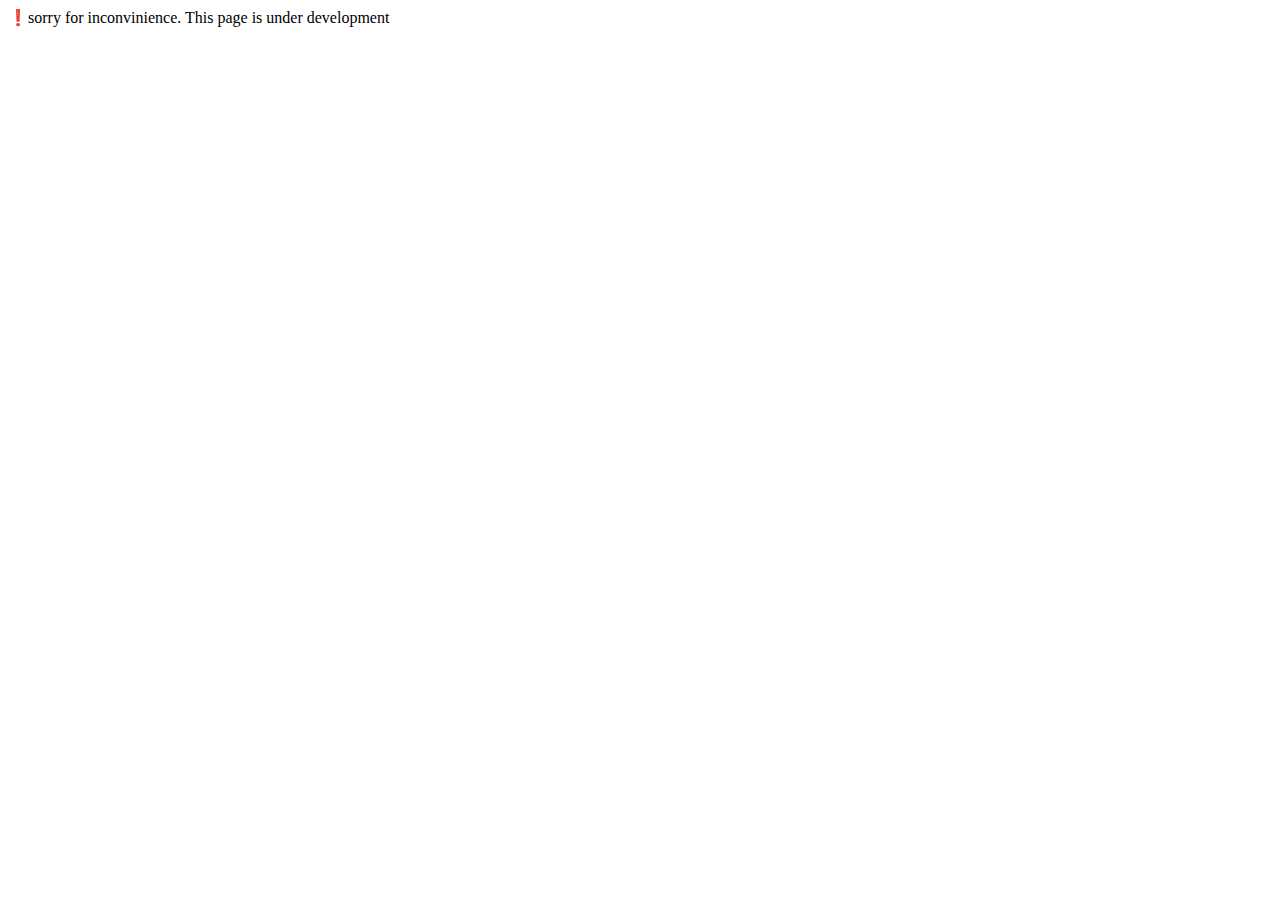
<file: lets-decode/templates/index.html>
<!DOCTYPE html>
<html lang="en">
<head>
    <meta charset="UTF-8">
    <meta name="viewport" content="width=device-width, initial-scale=1.0">
    <title>Templates</title>
</head>
<body>
    ❗sorry for inconvinience. This page is under development
</body>
</html>
</file>
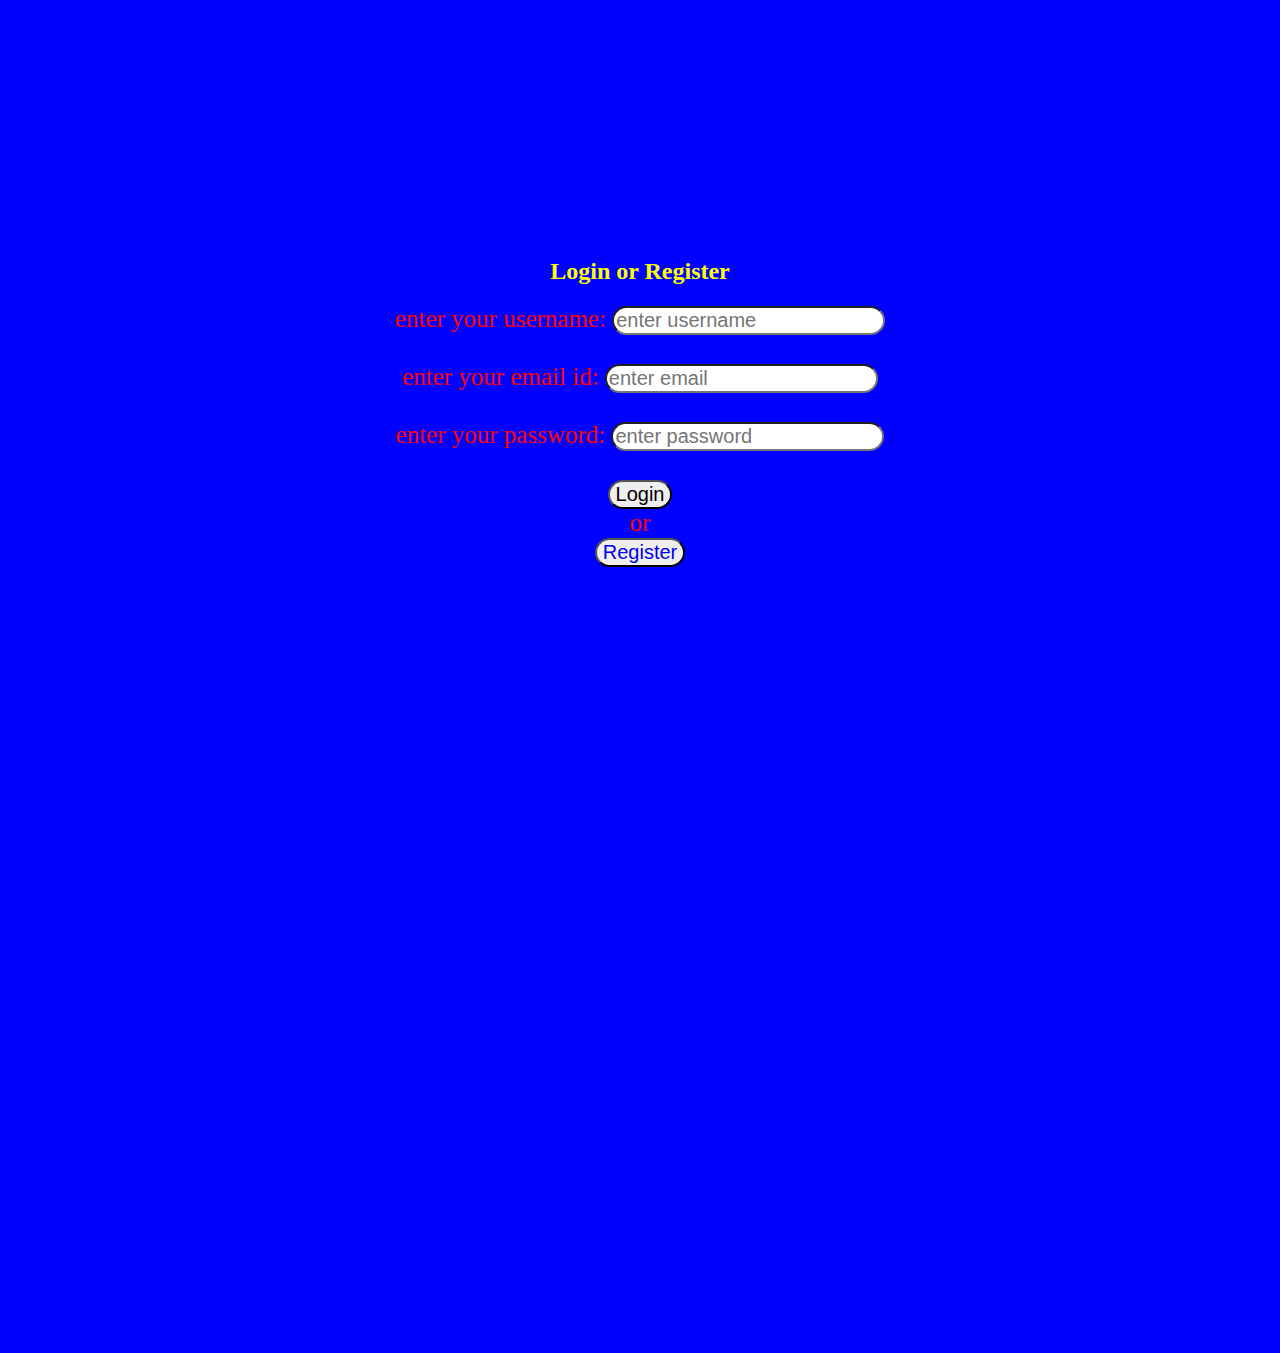
<file: login.html>
<!DOCTYPE html>
<html lang="en">
<head>
    <meta charset="UTF-8">
    <meta name="viewport" content="width=device-width, initial-scale=1.0">
    <title>Login or Register</title>
</head>
<link rel="stylesheet" href="style.css">
<body>

    <div class="login" id="login">
        <h2>Login or Register</h2>
        <form>
            <label for="uname">enter your username: </label>
            <input type="text" placeholder="enter username" name="uname" required><br><br>
            <label for="email">enter your email id: </label>
            <input type="email" placeholder="enter email" name="email" required><br><br>
            <label for="password">enter your password: </label>
            <input type="password" name="password" id="password" placeholder="enter password" required><br><br>
            <button>Login</button><br>
            <label for="or">or</label> 
            <br>
            <button><a href="register.html">Register</a></button> <br><br>
            
        </form>
    </div>
    
</body>
</html>
</file>
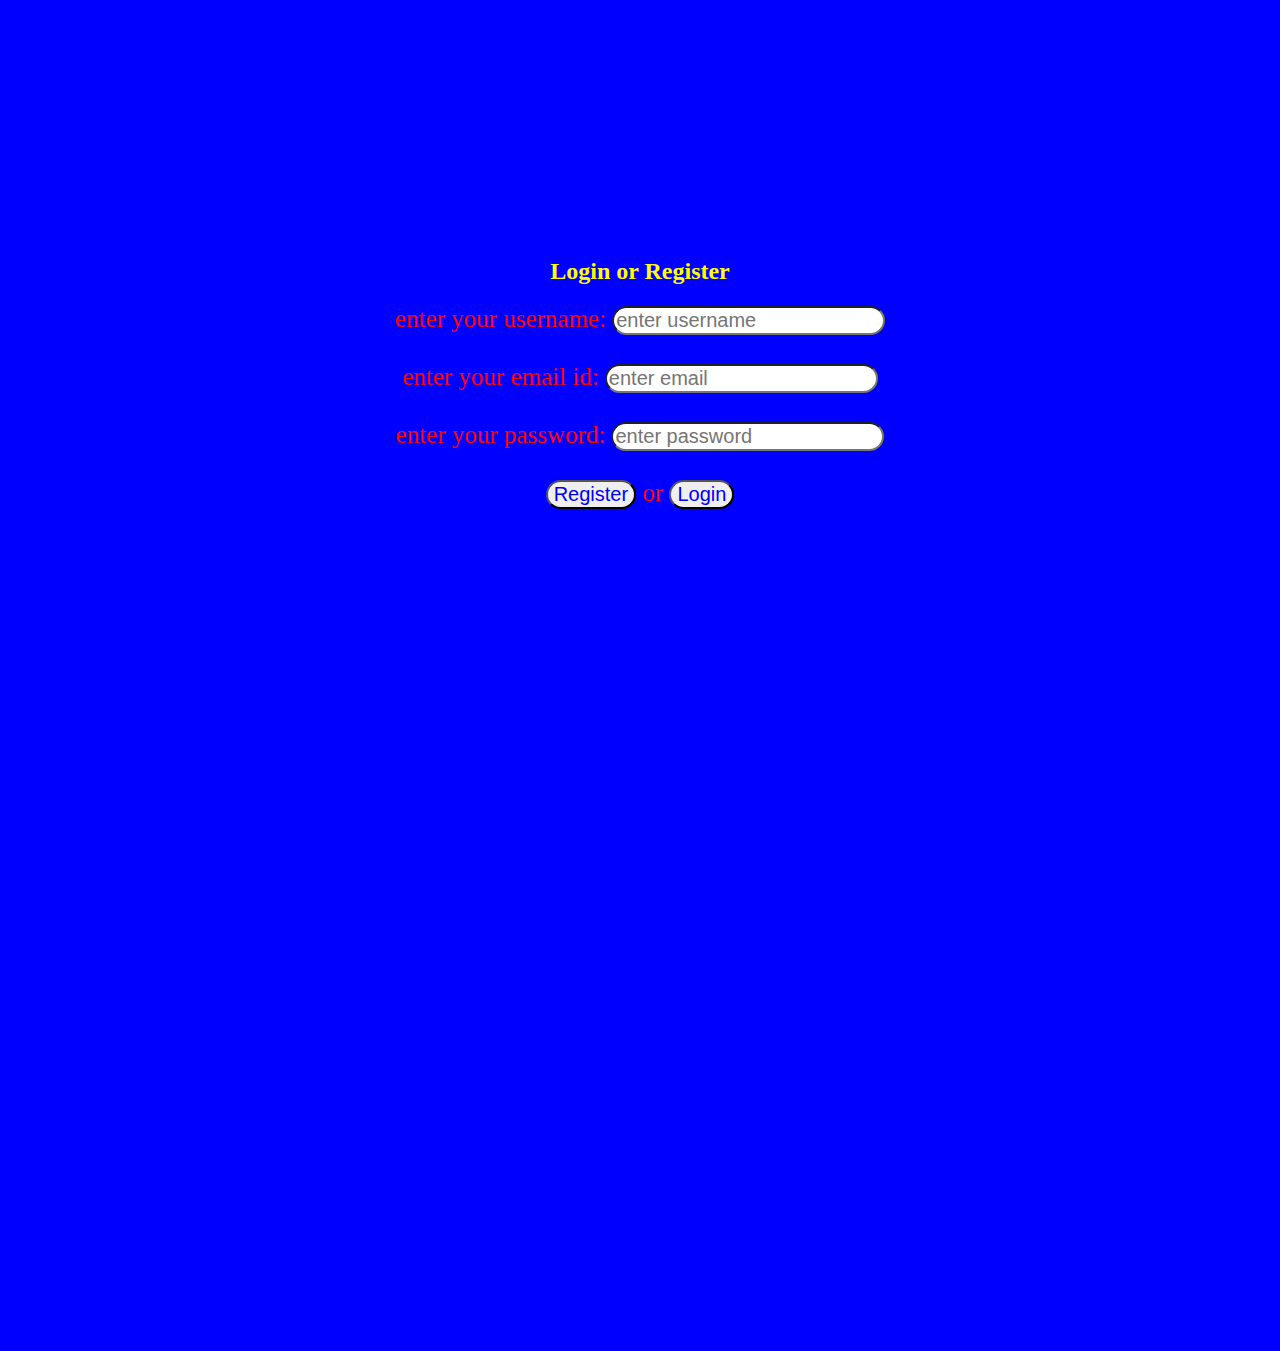
<file: register.html>
<!DOCTYPE html>
<html lang="en">
<head>
    <meta charset="UTF-8">
    <meta name="viewport" content="width=device-width, initial-scale=1.0">
    <title>Login or Register</title>
</head>
<link rel="stylesheet" href="style.css">
<body>

    <div class="login">
        <h2>Login or Register</h2>
        <form>
            <label for="uname">enter your username: </label>
            <input type="text" placeholder="enter username" name="uname" required><br><br>
            <label for="email">enter your email id: </label>
            <input type="email" placeholder="enter email" name="email" required><br><br>
            <label for="password">enter your password: </label>
            <input type="password" name="password" id="password" placeholder="enter password" required><br><br>
             <button><a href="register.html">Register</a></button> 
            
            <label for="or">or</label> 
              <button><a href="login.html">Login</a></button><br><br><br>
            <br>
            
        </form>
    </div>
    
</body>
</html>
</file>
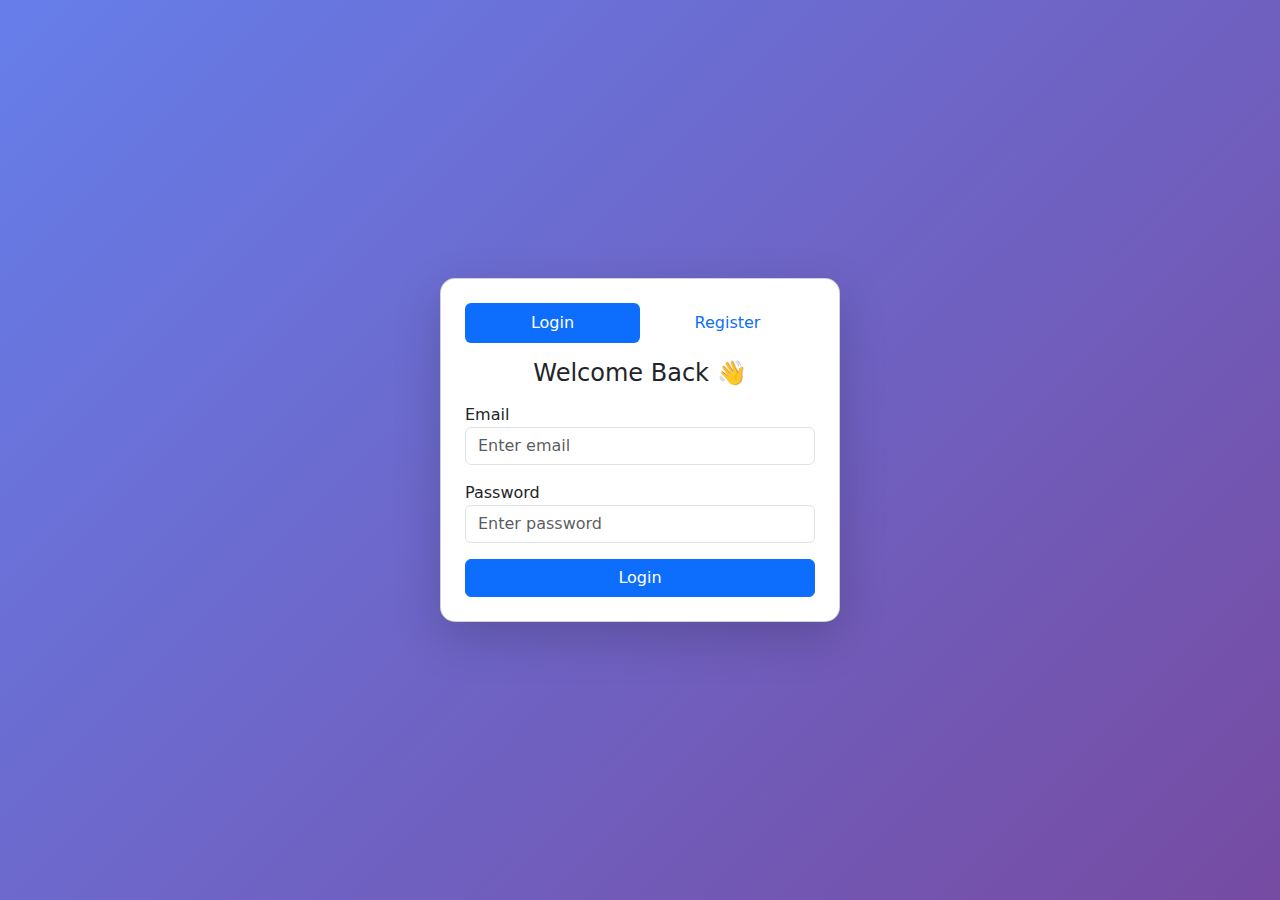
<file: lets-decode/register/login.html>
<!DOCTYPE html>
<html lang="en">
<head>
  <meta charset="UTF-8">
  <meta name="viewport" content="width=device-width, initial-scale=1.0">
  <title>Login / Register</title>

  <!-- Bootstrap CSS -->
  <link href="https://cdn.jsdelivr.net/npm/bootstrap@5.3.2/dist/css/bootstrap.min.css" rel="stylesheet">

  <style>
    body{
      background: linear-gradient(135deg, #667eea, #764ba2);
      min-height: 100vh;
      display: flex;
      align-items: center;
      justify-content: center;
    }
    .auth-card{
      width: 100%;
      max-width: 400px;
      border-radius: 15px;
    }
  </style>
</head>
<body>

<div class="card auth-card shadow-lg">
  <div class="card-body p-4">

    <!-- Tabs -->
    <ul class="nav nav-pills nav-justified mb-3" id="authTabs">
      <li class="nav-item">
        <button class="nav-link active" data-bs-toggle="pill" data-bs-target="#login">
          Login
        </button>
      </li>
      <li class="nav-item">
        <button class="nav-link" data-bs-toggle="pill" data-bs-target="#register">
          Register
        </button>
      </li>
    </ul>

    <!-- Tab Content -->
    <div class="tab-content">

      <!-- Login -->
      <div class="tab-pane fade show active" id="login">
        <h4 class="text-center mb-3">Welcome Back 👋</h4>
        <form>
          <div class="mb-3">
            <label>Email</label>
            <input type="email" class="form-control" placeholder="Enter email">
          </div>
          <div class="mb-3">
            <label>Password</label>
            <input type="password" class="form-control" placeholder="Enter password">
          </div>
          <button class="btn btn-primary w-100">Login</button>
        </form>
      </div>

      <!-- Register -->
      <div class="tab-pane fade" id="register">
        <h4 class="text-center mb-3">Create Account ✨</h4>
        <form>
          <div class="mb-3">
            <label>Full Name</label>
            <input type="text" class="form-control" placeholder="Your name">
          </div>
          <div class="mb-3">
            <label>Email</label>
            <input type="email" class="form-control" placeholder="Enter email">
          </div>
          <div class="mb-3">
            <label>Password</label>
            <input type="password" class="form-control" placeholder="Create password">
          </div>
          <button class="btn btn-success w-100">Register</button>
        </form>
      </div>

    </div>
  </div>
</div>

<!-- Bootstrap JS -->
<script src="https://cdn.jsdelivr.net/npm/bootstrap@5.3.2/dist/js/bootstrap.bundle.min.js"></script>
</body>
</html>
</file>
<file: style.css>
.login{
    margin: 250px;
    text-align: center;
   
  
    color: yellow;
    border-radius: 600px;
   padding-bottom: 500px;
    
}

form{
    color:red;
    font-size: 25px;

    
    
}
form a{
    text-decoration: none;
}
form input,form button{
    border-radius: 30px;
    font-size: 20px;
}
body{
    background-color: blue;
 
}
.container8{
    display: flex;
    
}
.card7{
    margin-left: 20px;
}
html,body{
    overflow-y: hidden;
}
</file>
